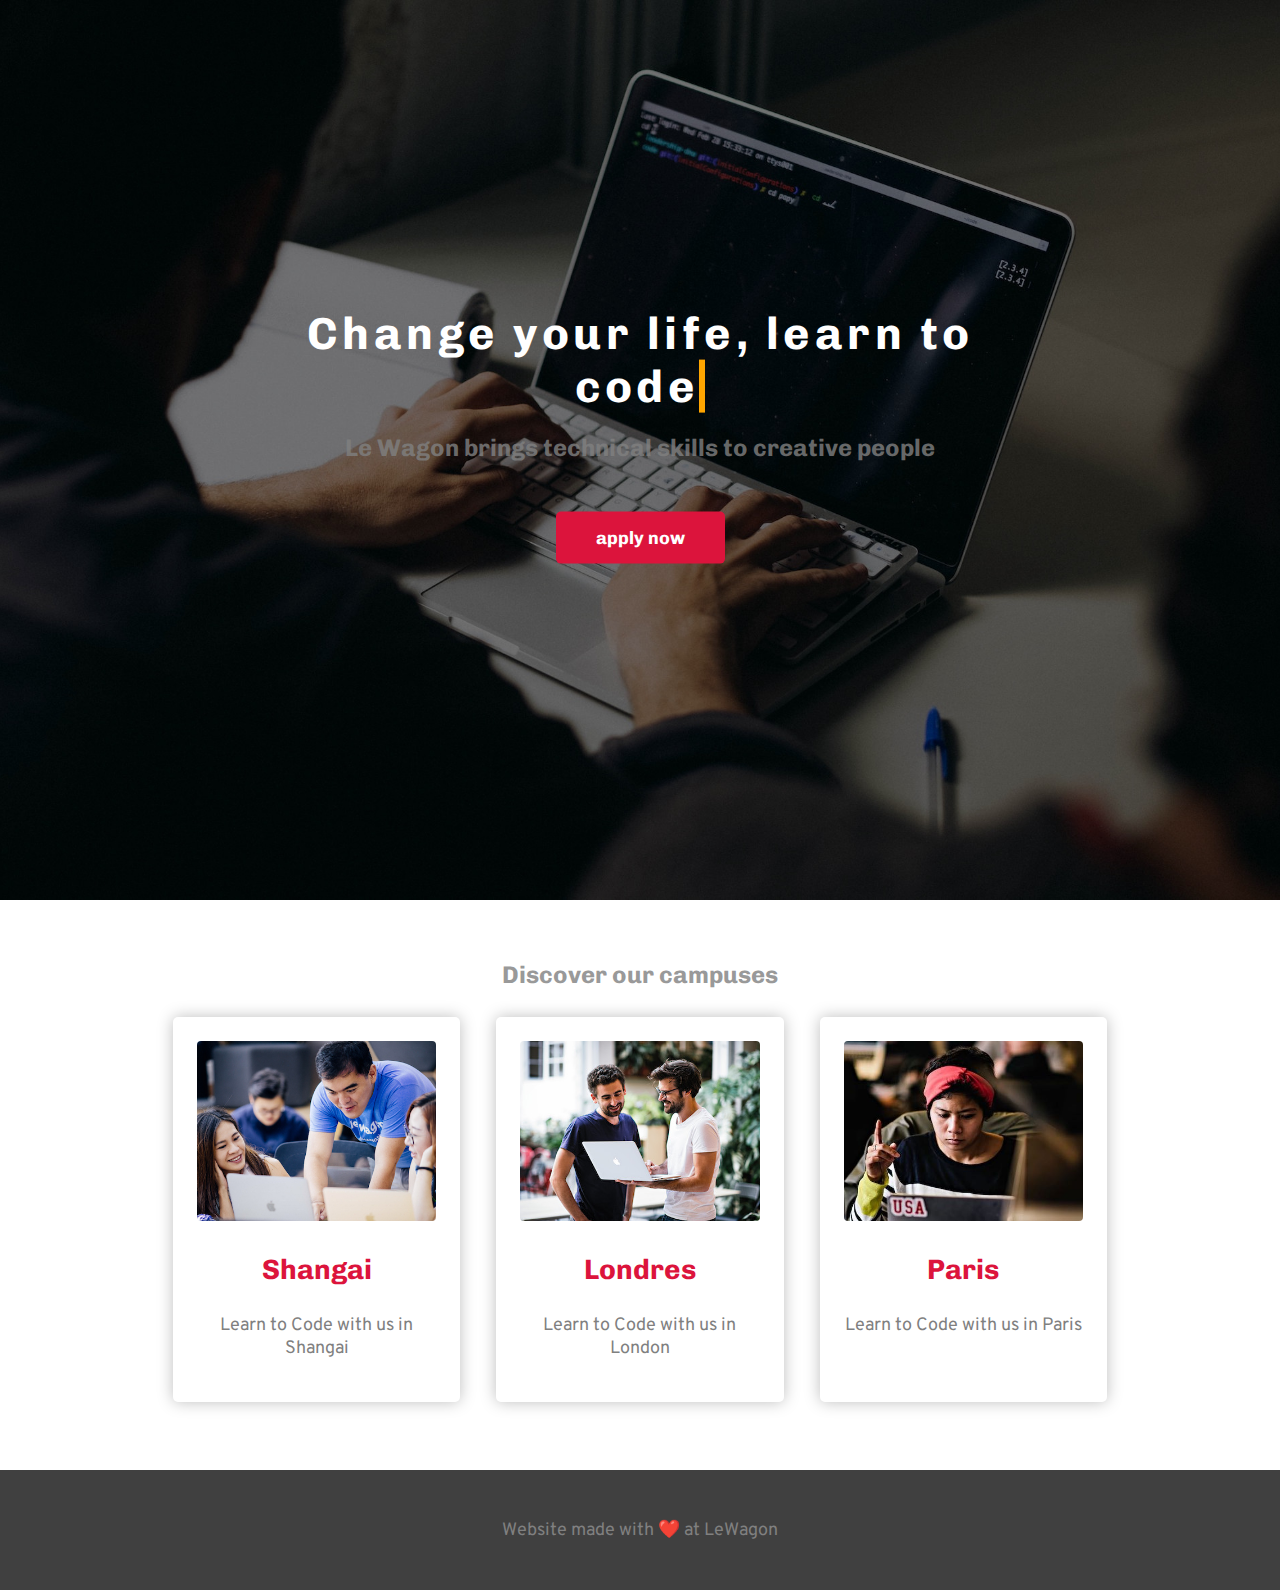
<file: index.html>
<!DOCTYPE html>
<html lang="en">
<head>
  <meta charset="UTF-8">
  <meta name="viewport" content="width=device-width, initial-scale=1.0">
  <title>Le Wagon - Web Development Sprint</title>

  <!-- Change these Google fonts with your own choice -->
  <link href="https://fonts.googleapis.com/css?family=Chivo:700|Overpass:400,700&display=swap" rel="stylesheet">

  <link rel="stylesheet" href="styles.css">
  <link rel="stylesheet" href="fonts.css">
</head>

<body>
  <!-- Banner section -->
  <div id=banner>
    <div class=content-banner>
      <h1><span class="writer">Change your life, learn to code</span></h1>
      <h2>Le Wagon brings technical skills to creative people</h2>
      <a class=btn-blue href="..." target="_black">apply now</a>
    </div>
  </div>
    
  <!-- Cards section -->
  <div class=container>
    <h2>Discover our campuses</h2>
      <div class=cards>
        <a class=card-white href="..." target="_blank">
          <img src="images/shanghai.jpg" alt="Foto de Shangai">
          <h3>Shangai</h3>
          <p>Learn to Code with us in Shangai</p>
        </a>

        <a class=card-white href="..." target="_blank">
          <img src="images/london.jpg" alt="Foto de Londres">
          <h3>Londres</h3>
          <p>Learn to Code with us in London</p>
        </a>
      
        <a class=card-white href="..." target="_blank">
          <img src="images/paris.jpg" alt="Foto de Paris">
          <h3>Paris</h3>
          <p>Learn to Code with us in Paris</p>
        </a>
      </div>

  </div>
  <!-- Footer section -->
  <div id=footer>
    <p>Website made with ❤️ at LeWagon</p>

  </div>

</body>
</html>
</file>
<file: styles.css>
html,
body {
    margin: 0;
    background-color: white;
}

div {
    display: block;
}

#banner {
    position: relative;
    width: 100%;
    height: 100vh;
    background-image: url(images/background.jpg);
    background-size: cover;
    background-position: center;
    background-attachment: fixed;
}

.content-banner {
    position: absolute;
    width: 60%;
    text-align: center;
    top: 50%;
    left: 50%;
    transform: translate(-50%, -50%);
}

#banner h1 {
    color: white;
    font-size: 45px;
    font-family: Chivo;
}

.container {
    width: 1100px;
    margin: 60px auto;
    text-align: center;
}

.cards {
    display: grid;
    grid-template-columns: 1fr 1fr 1fr;
    grid-gap: 20px;
}

.card-white {
    background: white;
    box-shadow: 0 0 16px rgba(0, 0, 1, 0.26);
    border-radius: 5px;
    padding: 24px;
    margin: 8px;
    flex-grow: 1;
}

.card-white:hover {
    transform: scale(1.05);;
}

a.card-white,
a.card-white:hover {
    color: inherit;
    text-decoration: none;
}

.card-white img {
    width: 100%;
    height: 180px;
    object-fit: cover;
    border-radius: 4px;
}

#footer {
    background-color: #404040;
    color: white;
    padding: 30px 0px;
    text-align: center;
}

.writer {
    max-width: 100%;
    border-right: .15em solid orange;
    margin: 0 auto;
    letter-spacing: .10em;
    animation:
      blink-caret .75s step-end infinite;
  }

  @keyframes blink-caret {
    from, to { border-color: transparent }
    50% { border-color: orange; }
  }

/* responsivity */
@media screen and (min-width: 300px) {
    .container {
        width: 400px;
    }

    .cards {
        grid-template-columns: 1fr;
    }
}

@media screen and (min-width: 700px) {
    .container {
        width: 600px;
    }

    .cards {
        grid-template-columns: 1fr 1fr;
    }
}

@media screen and (min-width: 1000px) {
    .container {
        width: 950px;
    }

    .cards {
        grid-template-columns: 1fr 1fr 1fr;
    }
}
</file>
<file: fonts.css>
/* Write some CSS below */
h1 {
    color: white;
    font-size: 45px;
    font-family: Chivo;
    margin: 0;
}

h2 {
    color: grey;
    font-size: 24px;
    font-family: Chivo;
    opacity: 0.8;
}

h3 {
    color: crimson;
    font-size: 28px;
    font-family: Chivo;
    text-align: center;
}

p {
    font-family: Overpass;
    font-size: 18px;
    color: grey;
}

.btn-blue {
    text-decoration: none;
    display: inline-block;
    font-family: Chivo;
    color: white;
    font-size: 18px;
    font-weight: bold;
    background-color: crimson;
    padding: 15px 40px;
    border-radius: 5px;
    margin: 30px;
}

.btn-blue:hover {
    background-color: rgb(238, 51, 88);
    color: white;
}
</file>
